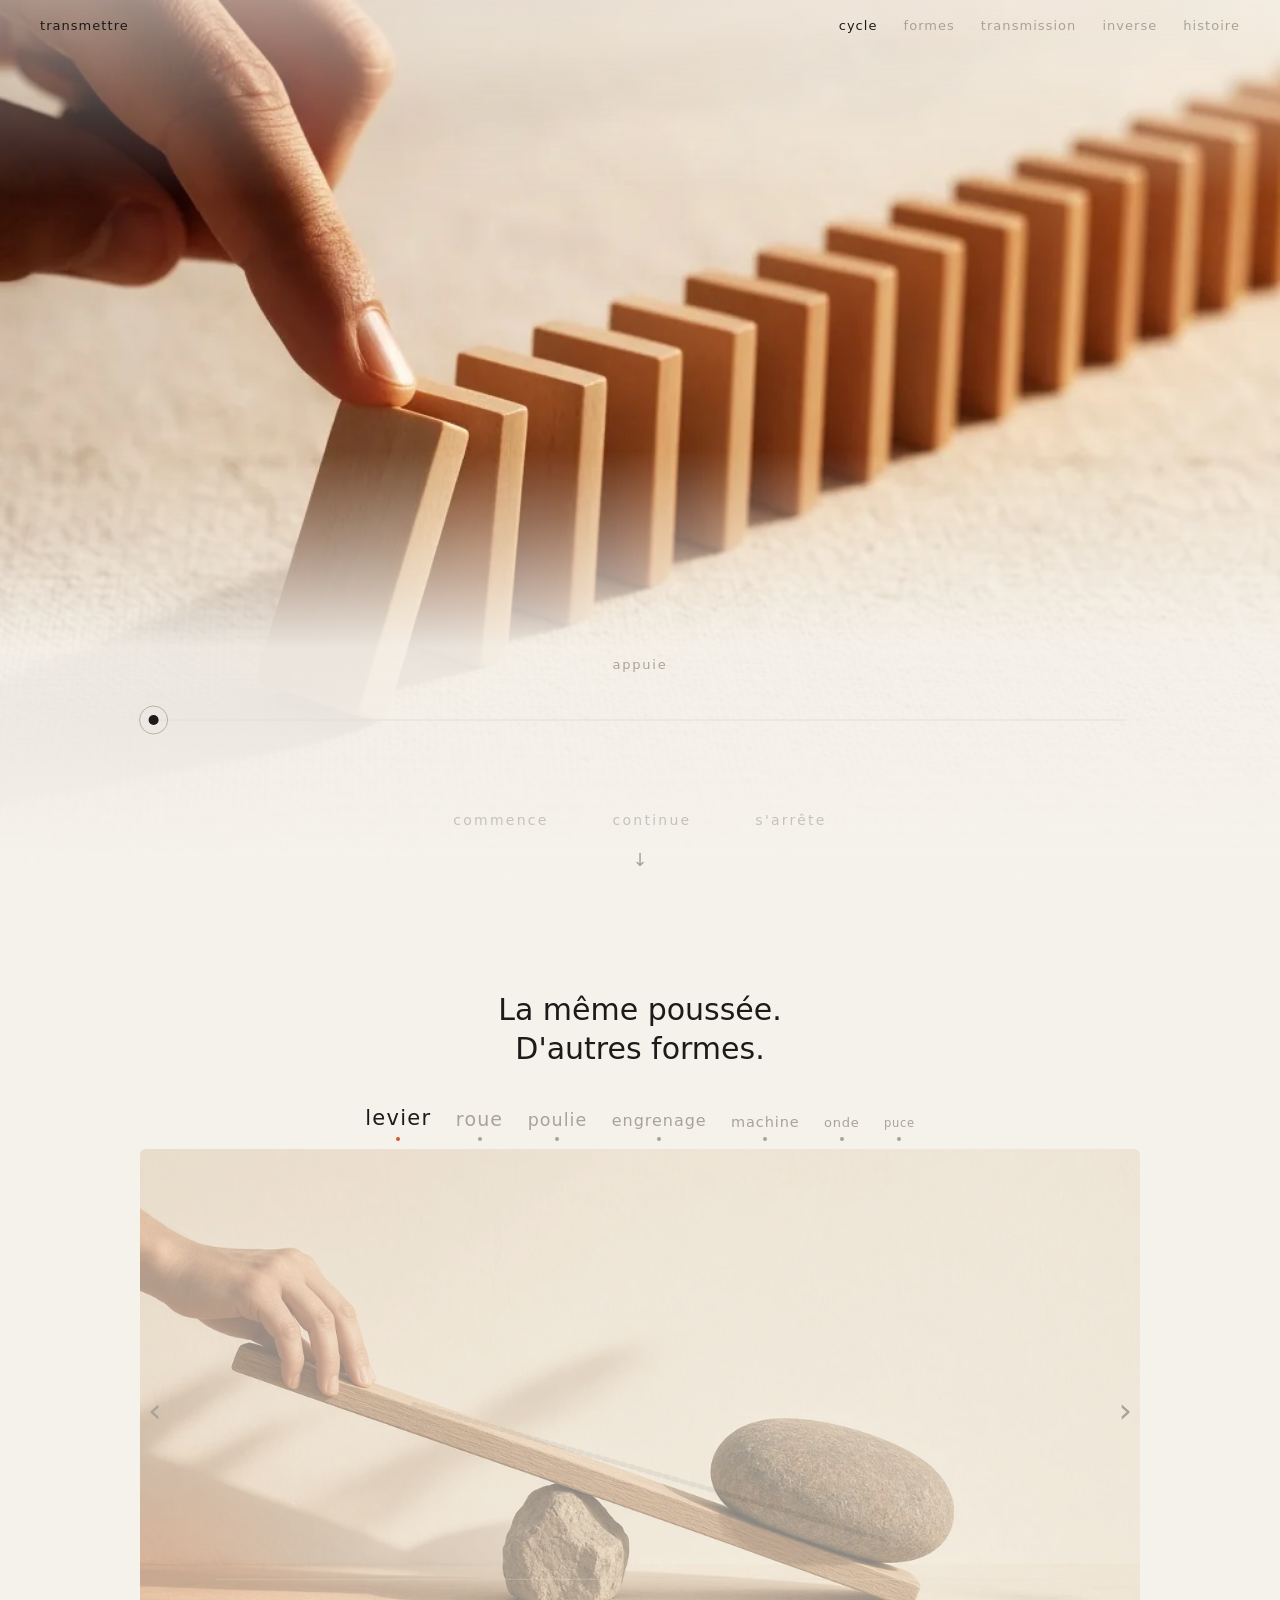
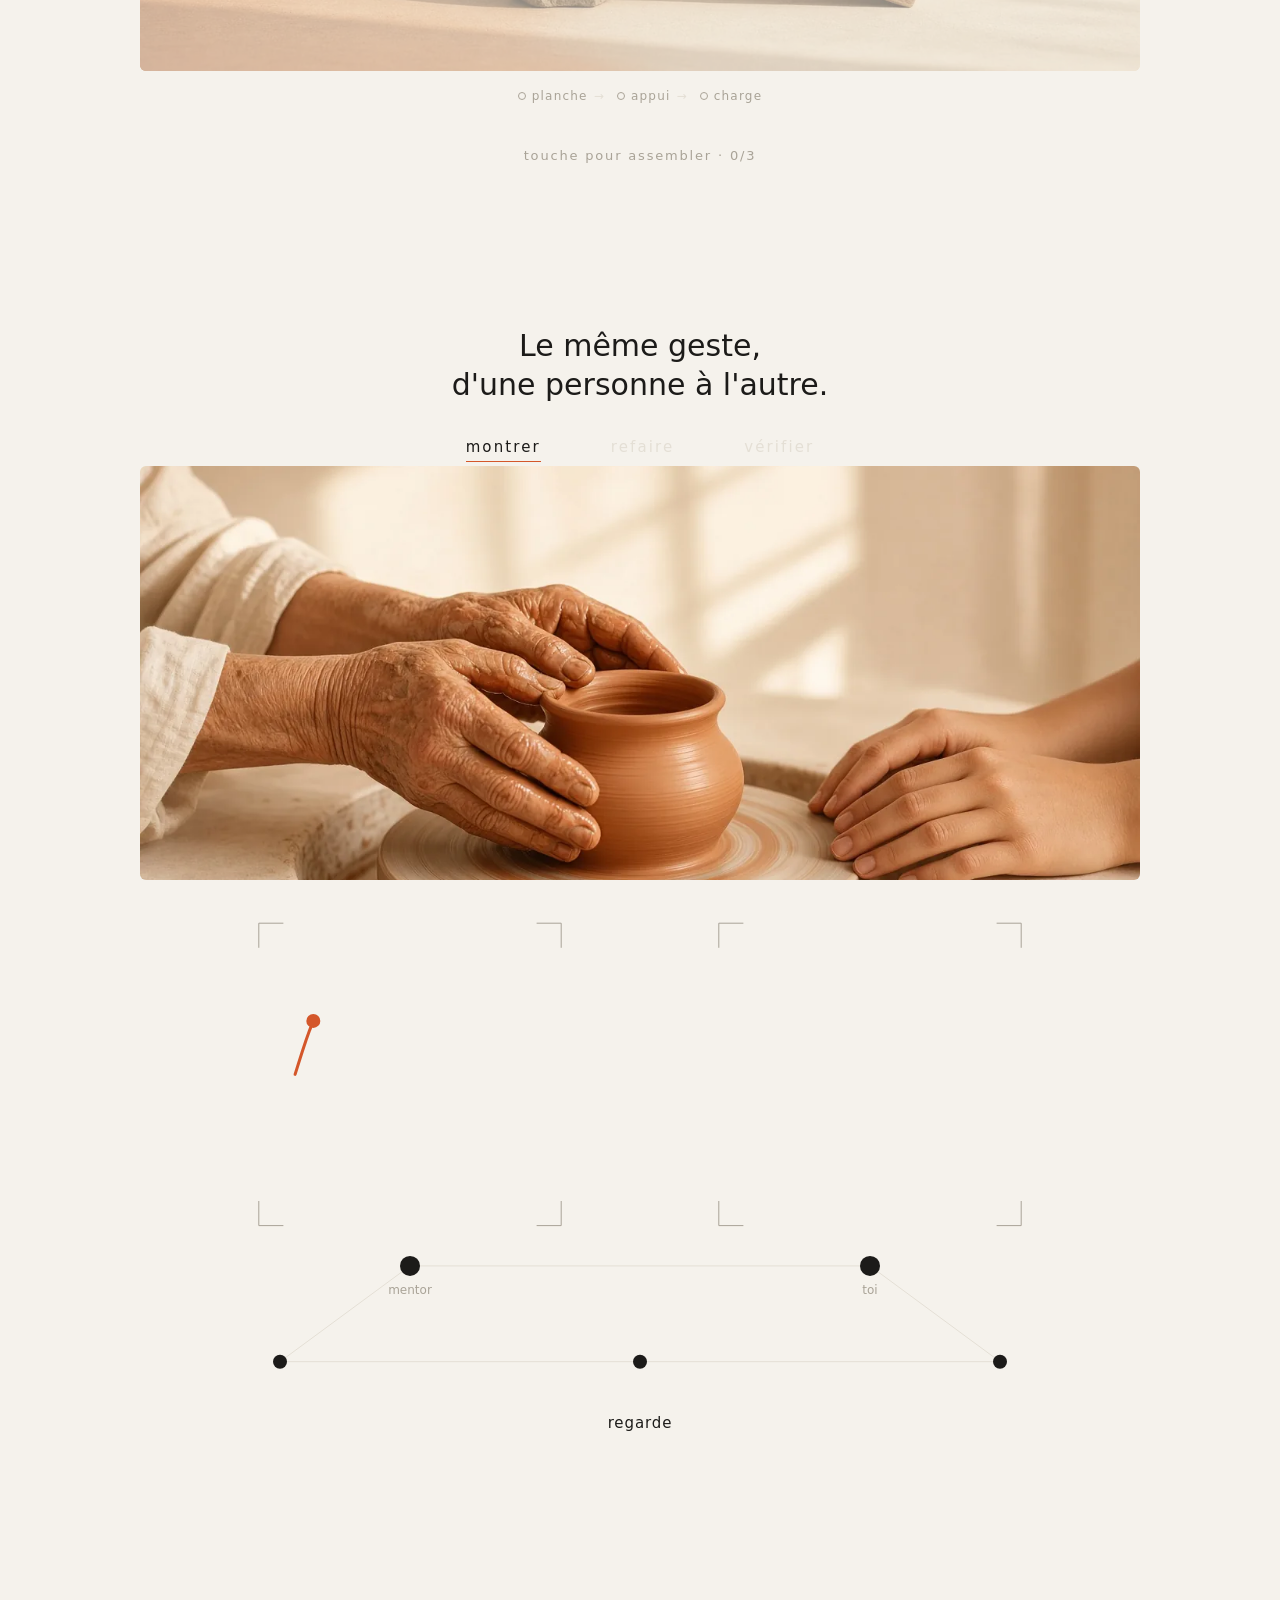
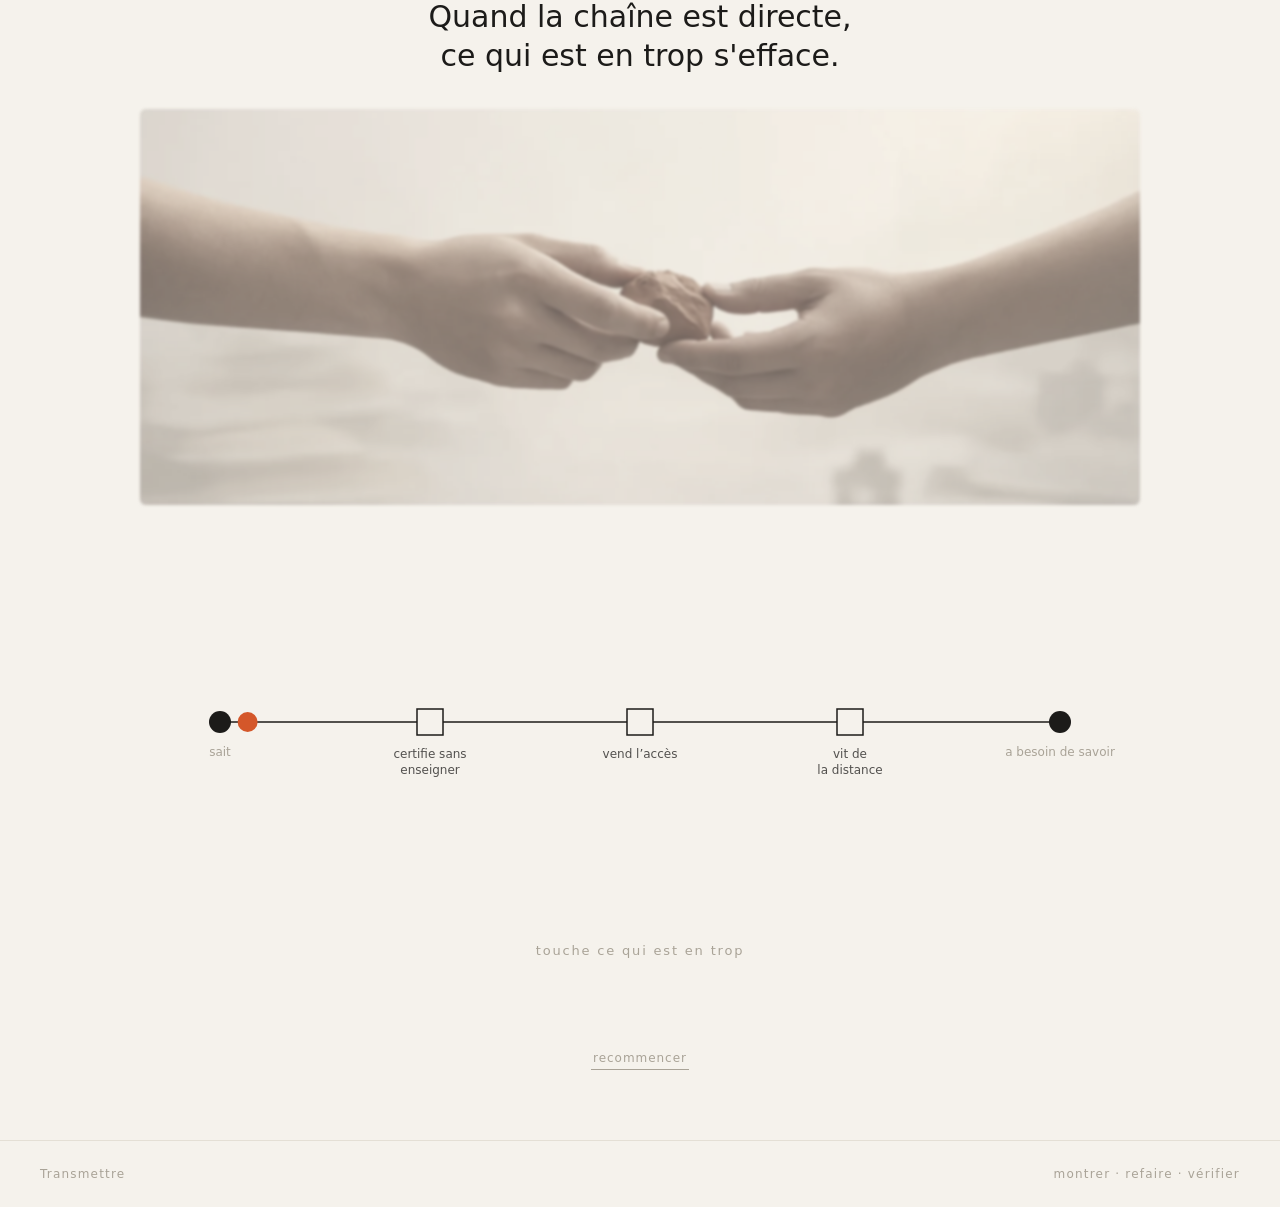
<file: index.html>
<!doctype html>
<html lang="fr-CA">
<head>
<meta charset="utf-8">
<meta name="viewport" content="width=device-width, initial-scale=1, viewport-fit=cover">
<title>Transmettre</title>
<meta name="description" content="Une chose appuie sur une autre jusqu'au résultat. Montrer, refaire, vérifier.">
<meta name="theme-color" content="#f5f2ec">
<link rel="icon" href="data:image/svg+xml,%3Csvg xmlns=%22http://www.w3.org/2000/svg%22 viewBox=%220 0 16 16%22%3E%3Ccircle cx=%228%22 cy=%228%22 r=%225%22 fill=%22%23d4572a%22/%3E%3C/svg%3E">
<link rel="stylesheet" href="style.css">
</head>
<body>

<header class="top">
  <span class="mark">Transmettre</span>
  <nav aria-label="Sections">
    <a href="#cycle">cycle</a>
    <a href="#formes">formes</a>
    <a href="#transmission">transmission</a>
    <a href="#inverse">inverse</a>
    <a href="histoire.html">histoire</a>
  </nav>
</header>

<main>

<!-- 1. Le cycle nu -->
<section id="cycle" class="sec sec-cycle" aria-label="Le cycle">
  <img class="bg" id="img-cycle" src="img/01-cycle.webp" width="1280" height="720" alt="Un doigt pousse le premier domino d'une longue rangée." fetchpriority="high" decoding="async">
  <canvas id="cv-cycle" class="cv" role="img" aria-label="Une ligne qui avance quand on appuie, qui continue, puis qui s'éteint si rien ne la relance."></canvas>
  <ol class="phases" aria-hidden="true">
    <li data-ph="0">commence</li>
    <li data-ph="1">continue</li>
    <li data-ph="2">s'arrête</li>
  </ol>
  <p class="hint" id="hint-cycle">appuie</p>
  <a class="down" href="#formes" aria-label="Plus bas">↓</a>
</section>

<!-- 2. Le gradient de formes -->
<section id="formes" class="sec sec-formes" aria-label="Les formes">
  <p class="lead">La même poussée.<br>D'autres formes.</p>
  <div class="gradient" role="tablist" aria-label="Formes, de la main à l'atome">
    <button role="tab" data-i="0">levier</button>
    <button role="tab" data-i="1">roue</button>
    <button role="tab" data-i="2">poulie</button>
    <button role="tab" data-i="3">engrenage</button>
    <button role="tab" data-i="4">machine</button>
    <button role="tab" data-i="5">onde</button>
    <button role="tab" data-i="6">puce</button>
  </div>
  <div class="stage">
    <img class="formimg" id="img-forme" src="img/02-levier.webp" width="1280" height="720" alt="" loading="lazy" decoding="async">
    <div class="veil" id="veil-formes"></div>
    <canvas id="cv-formes" class="cv cv-touch" role="img" aria-label="Forme à assembler puis à pousser."></canvas>
    <button class="arrow prev" aria-label="Forme précédente">‹</button>
    <button class="arrow next" aria-label="Forme suivante">›</button>
  </div>
  <ol class="chain" id="chain-formes" aria-label="La chaîne"></ol>
  <p class="caption" id="cap-formes"></p>
  <p class="hint" id="hint-formes"></p>
</section>

<!-- 3. Transmission -->
<section id="transmission" class="sec sec-trans" aria-label="Transmission">
  <p class="lead">Le même geste,<br>d'une personne à l'autre.</p>
  <ol class="steps" aria-label="Étapes">
    <li data-s="0">montrer</li>
    <li data-s="1">refaire</li>
    <li data-s="2">vérifier</li>
  </ol>
  <div class="photos" id="photos-trans">
    <img data-ph="montrer" class="on" src="img/09-montrer.webp" width="1280" height="720" alt="Des mains d'expérience façonnent l'argile, d'autres mains regardent." loading="lazy" decoding="async">
    <img data-ph="refaire" src="img/10-refaire.webp" width="1280" height="720" alt="Les jeunes mains refont le geste." loading="lazy" decoding="async">
    <img data-ph="tient" src="img/11-chaine.webp" width="1280" height="720" alt="Un bol passe d'une main à l'autre." loading="lazy" decoding="async">
  </div>
  <div class="stage stage-trans">
    <canvas id="cv-trans" class="cv cv-touch" role="img" aria-label="Le mentor fait un geste. Refais-le par-dessus le modèle."></canvas>
  </div>
  <p class="status" id="status-trans" aria-live="polite"></p>
  <div class="after" id="after-trans" hidden>
    <button class="ghost" id="again-trans">un autre geste</button>
    <div class="pay" id="pay">
      <p>Le résultat tient.</p>
      <a class="paybtn" id="paybtn" href="#" rel="noopener">une part au mentor</a>
      <small id="paynote" hidden>lien PayPal à venir</small>
    </div>
  </div>
</section>

<!-- 4. Inverse -->
<section id="inverse" class="sec sec-inv" aria-label="Ce qui disparaît">
  <p class="lead">Quand la chaîne est directe,<br>ce qui est en trop s'efface.</p>
  <img class="invimg" id="img-inv" src="img/12-inverse.webp" width="1280" height="720" alt="Deux mains se rejoignent directement; derrière, des bureaux flous s'effacent." loading="lazy" decoding="async">
  <div class="stage stage-inv">
    <canvas id="cv-inv" class="cv cv-touch" role="img" aria-label="Une chaîne entre celle qui sait et celui qui apprend. Touche les étapes en trop pour les effacer."></canvas>
  </div>
  <p class="hint" id="hint-inv">touche ce qui est en trop</p>
  <p class="end" id="end-inv">Rien ne disparaît. Ça se simplifie.<br><span>montrer · refaire · vérifier</span></p>
  <button class="ghost small" id="reset-inv">recommencer</button>
</section>

</main>

<footer class="foot">
  <span>Transmettre</span>
  <span>montrer · refaire · vérifier</span>
</footer>

<script src="config.js"></script>
<script src="js/core.js"></script>
<script src="js/cycle.js"></script>
<script src="js/formes.js"></script>
<script src="js/transmission.js"></script>
<script src="js/inverse.js"></script>
</body>
</html>
</file>
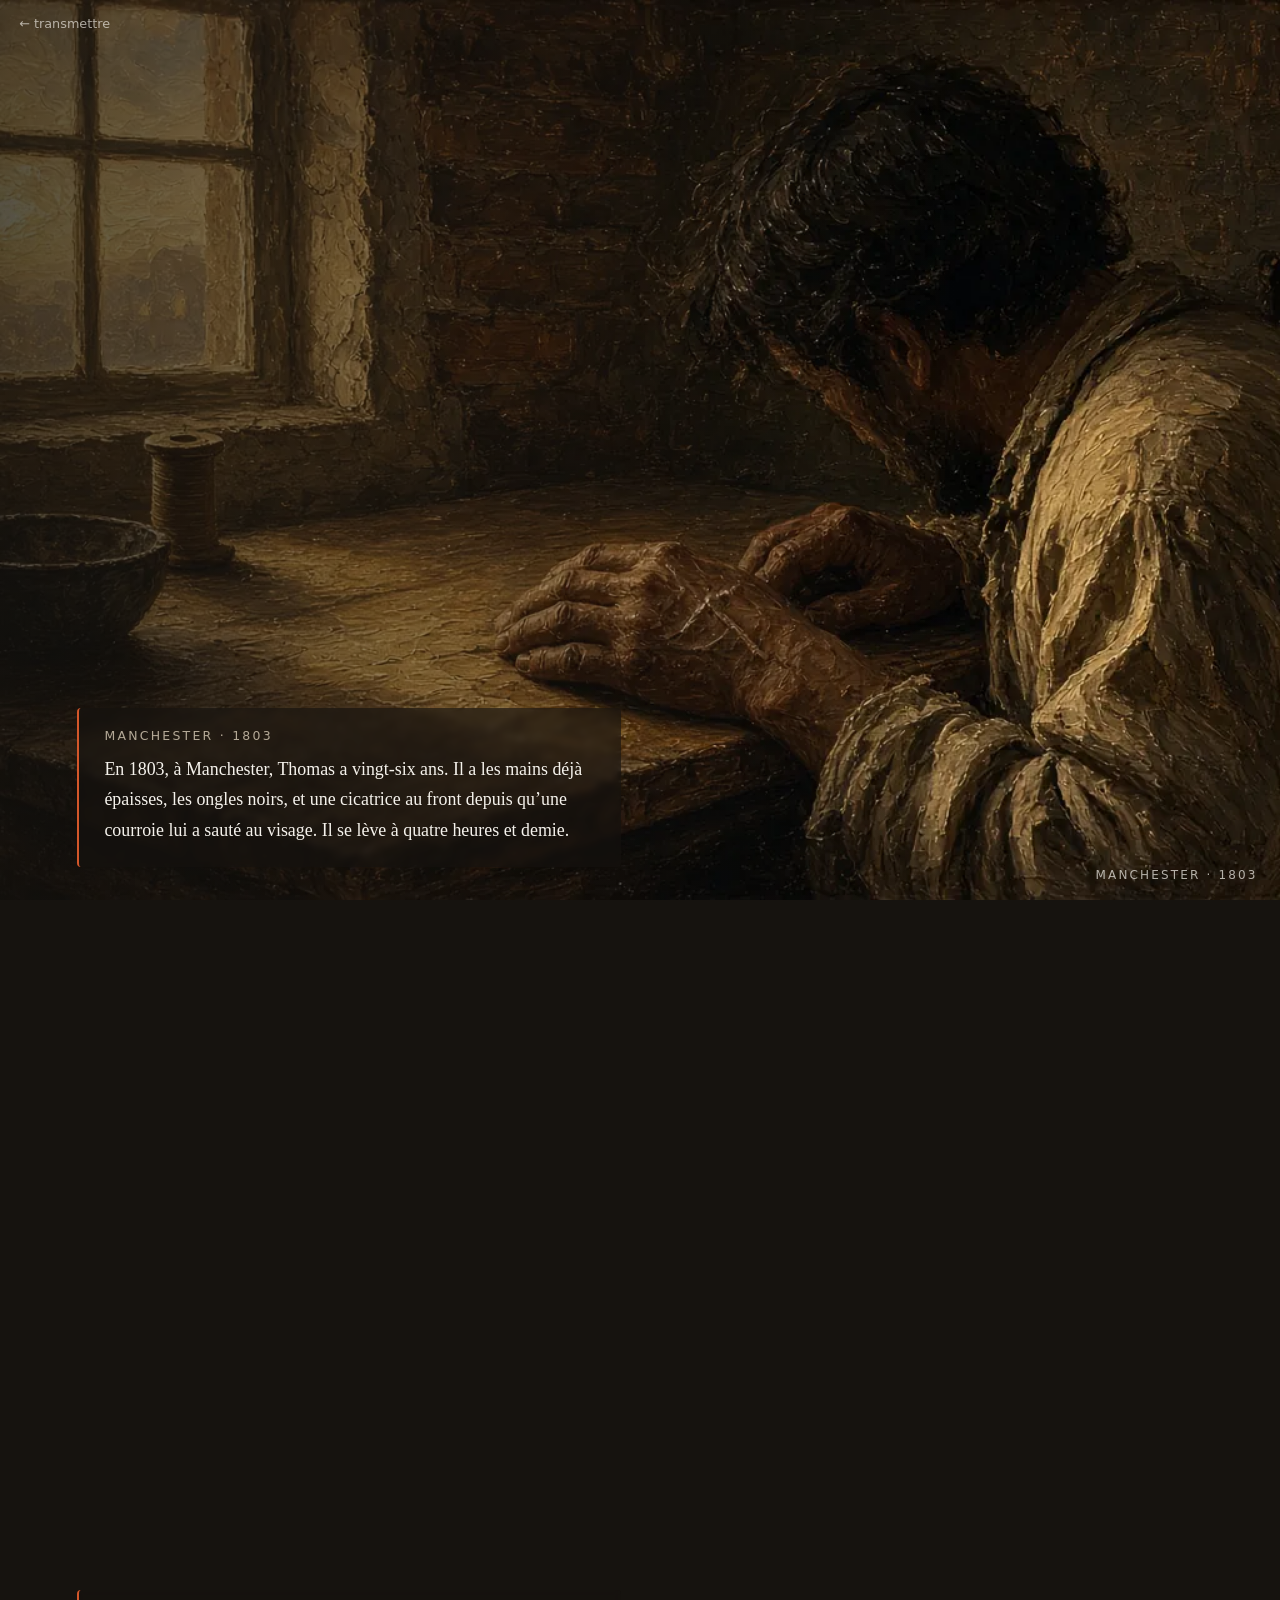
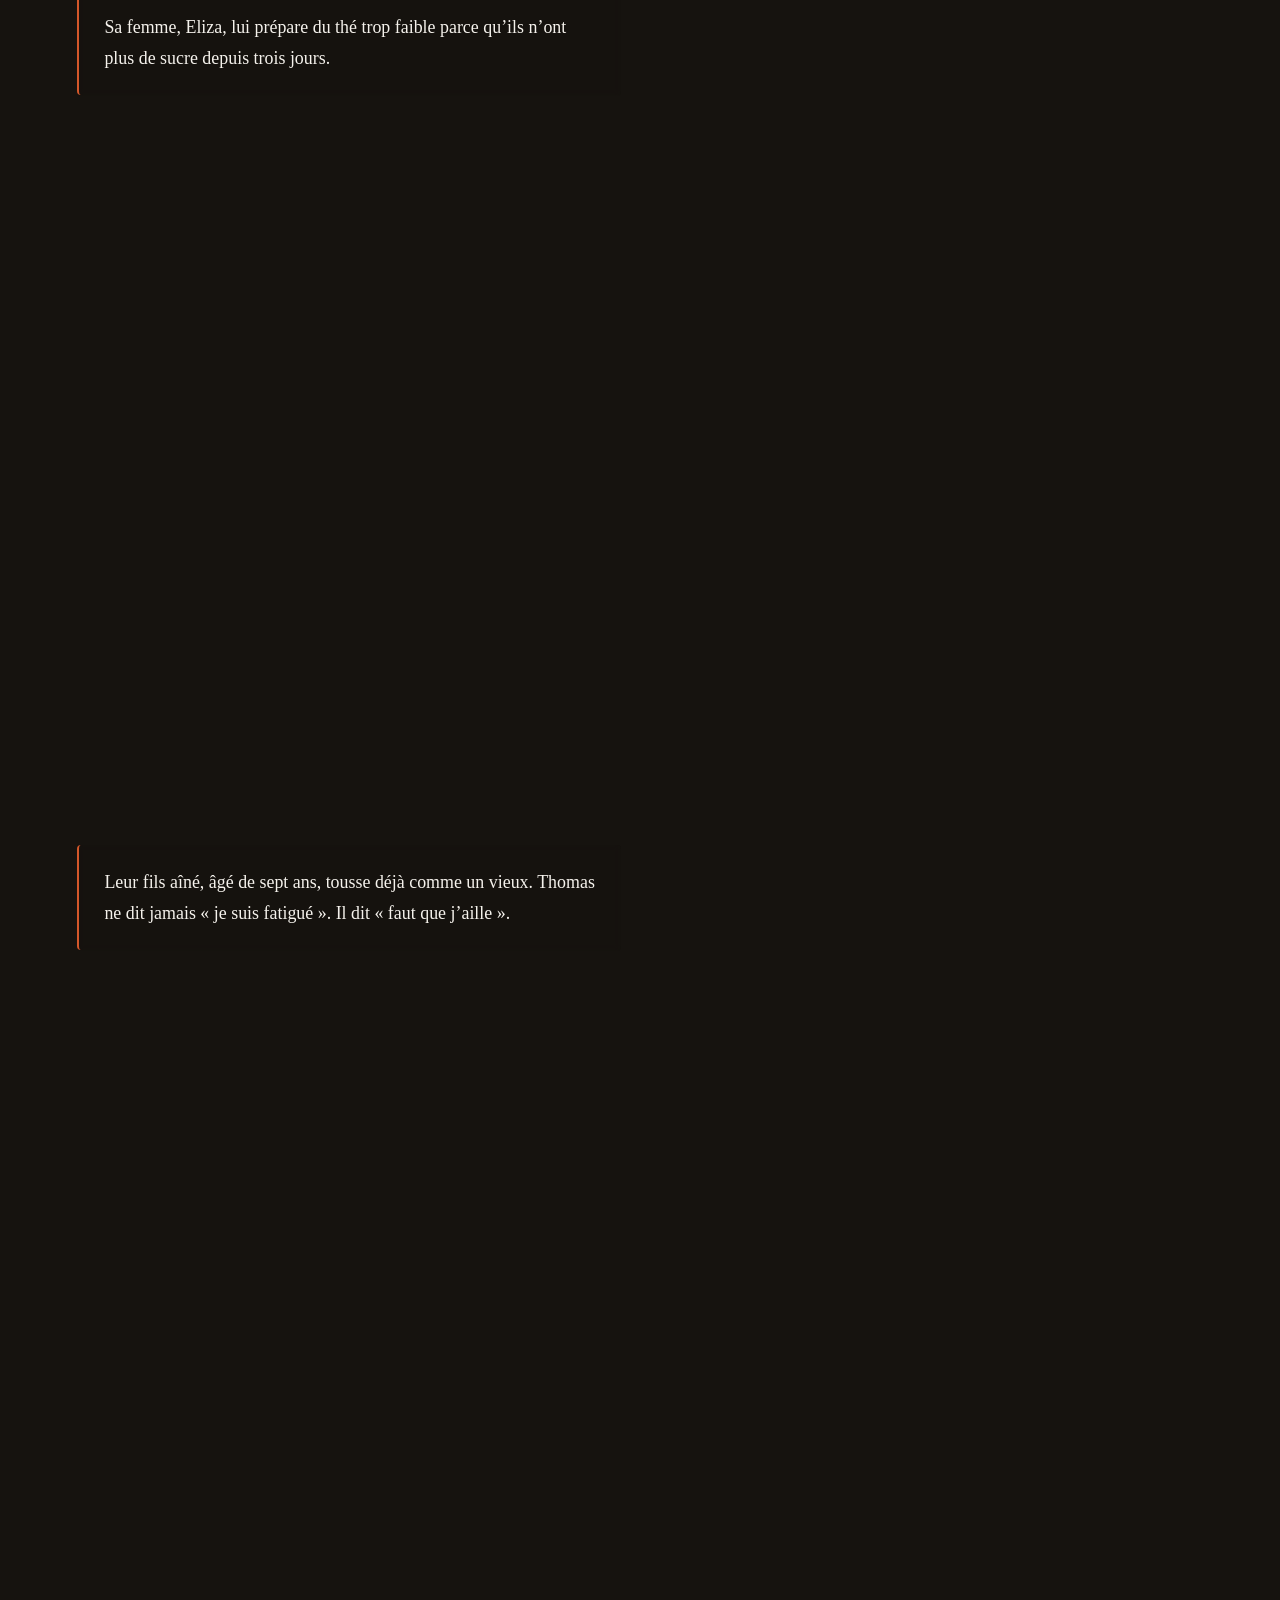
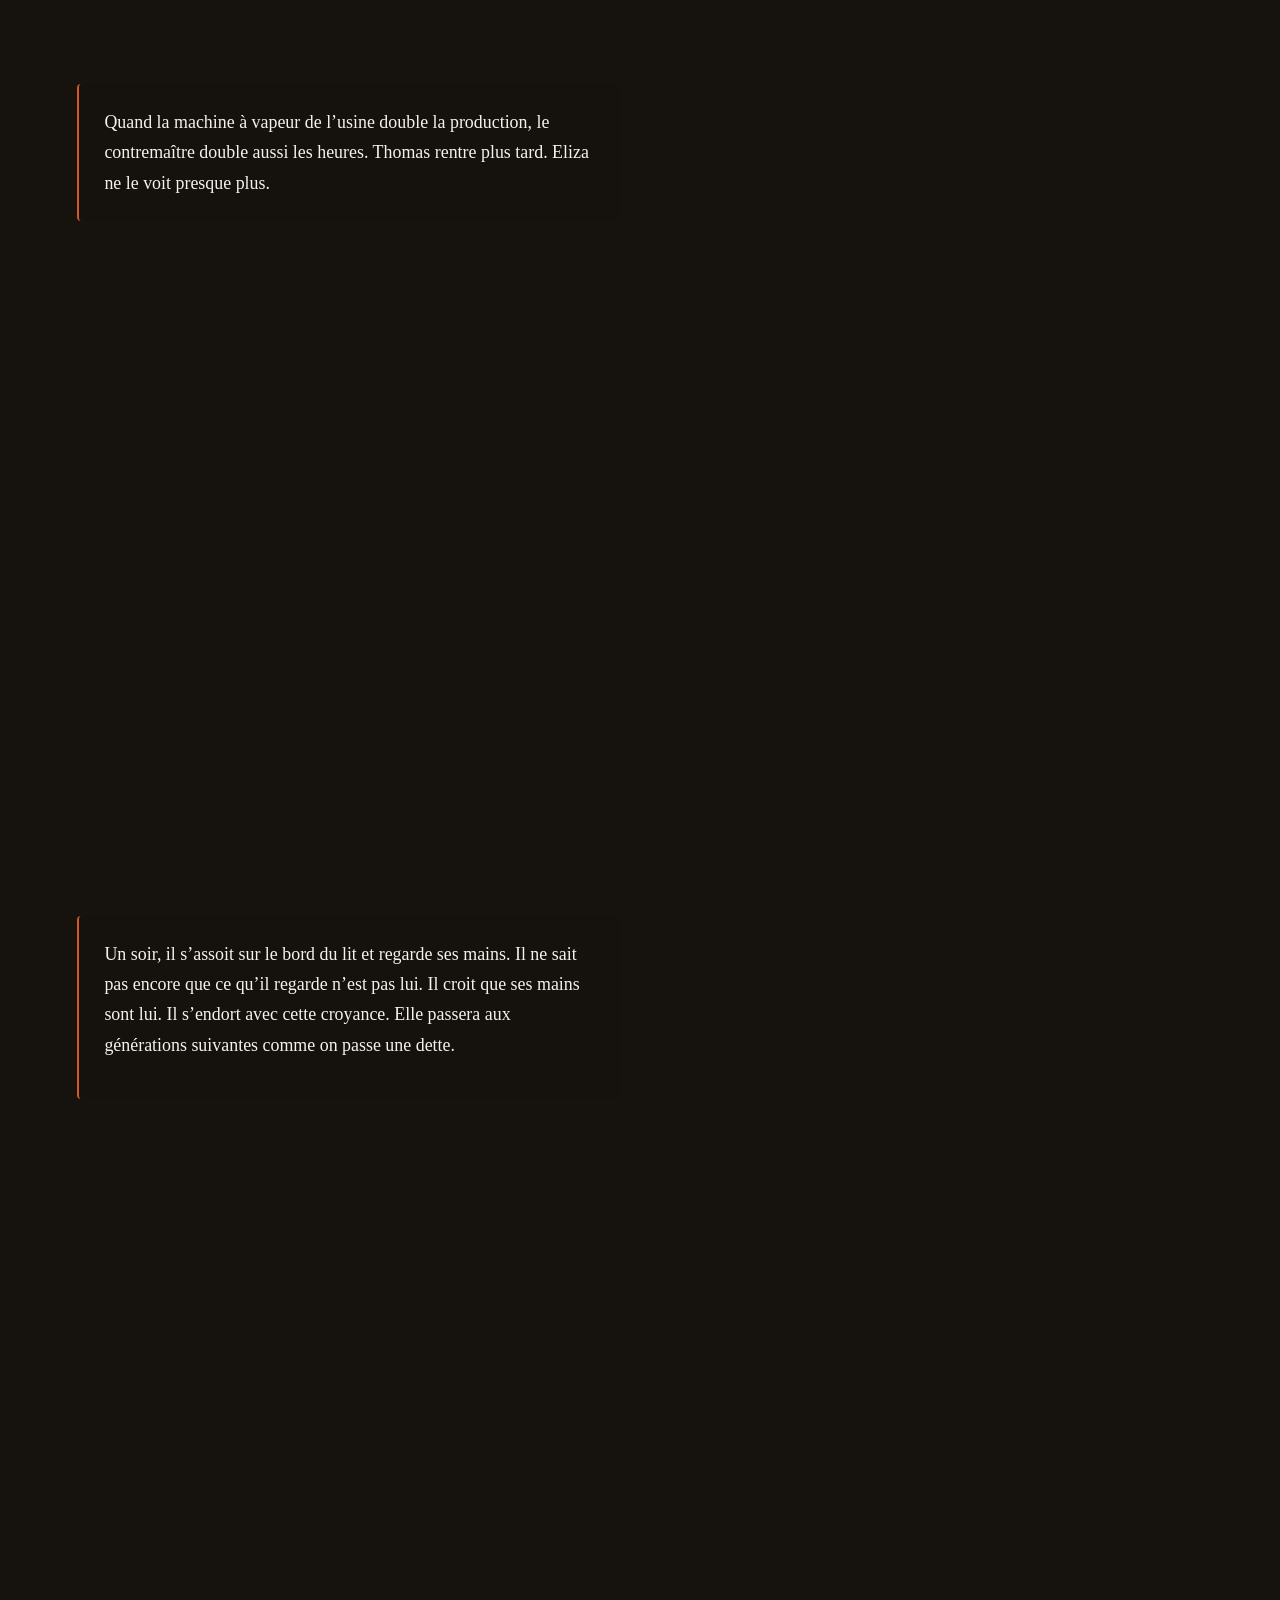
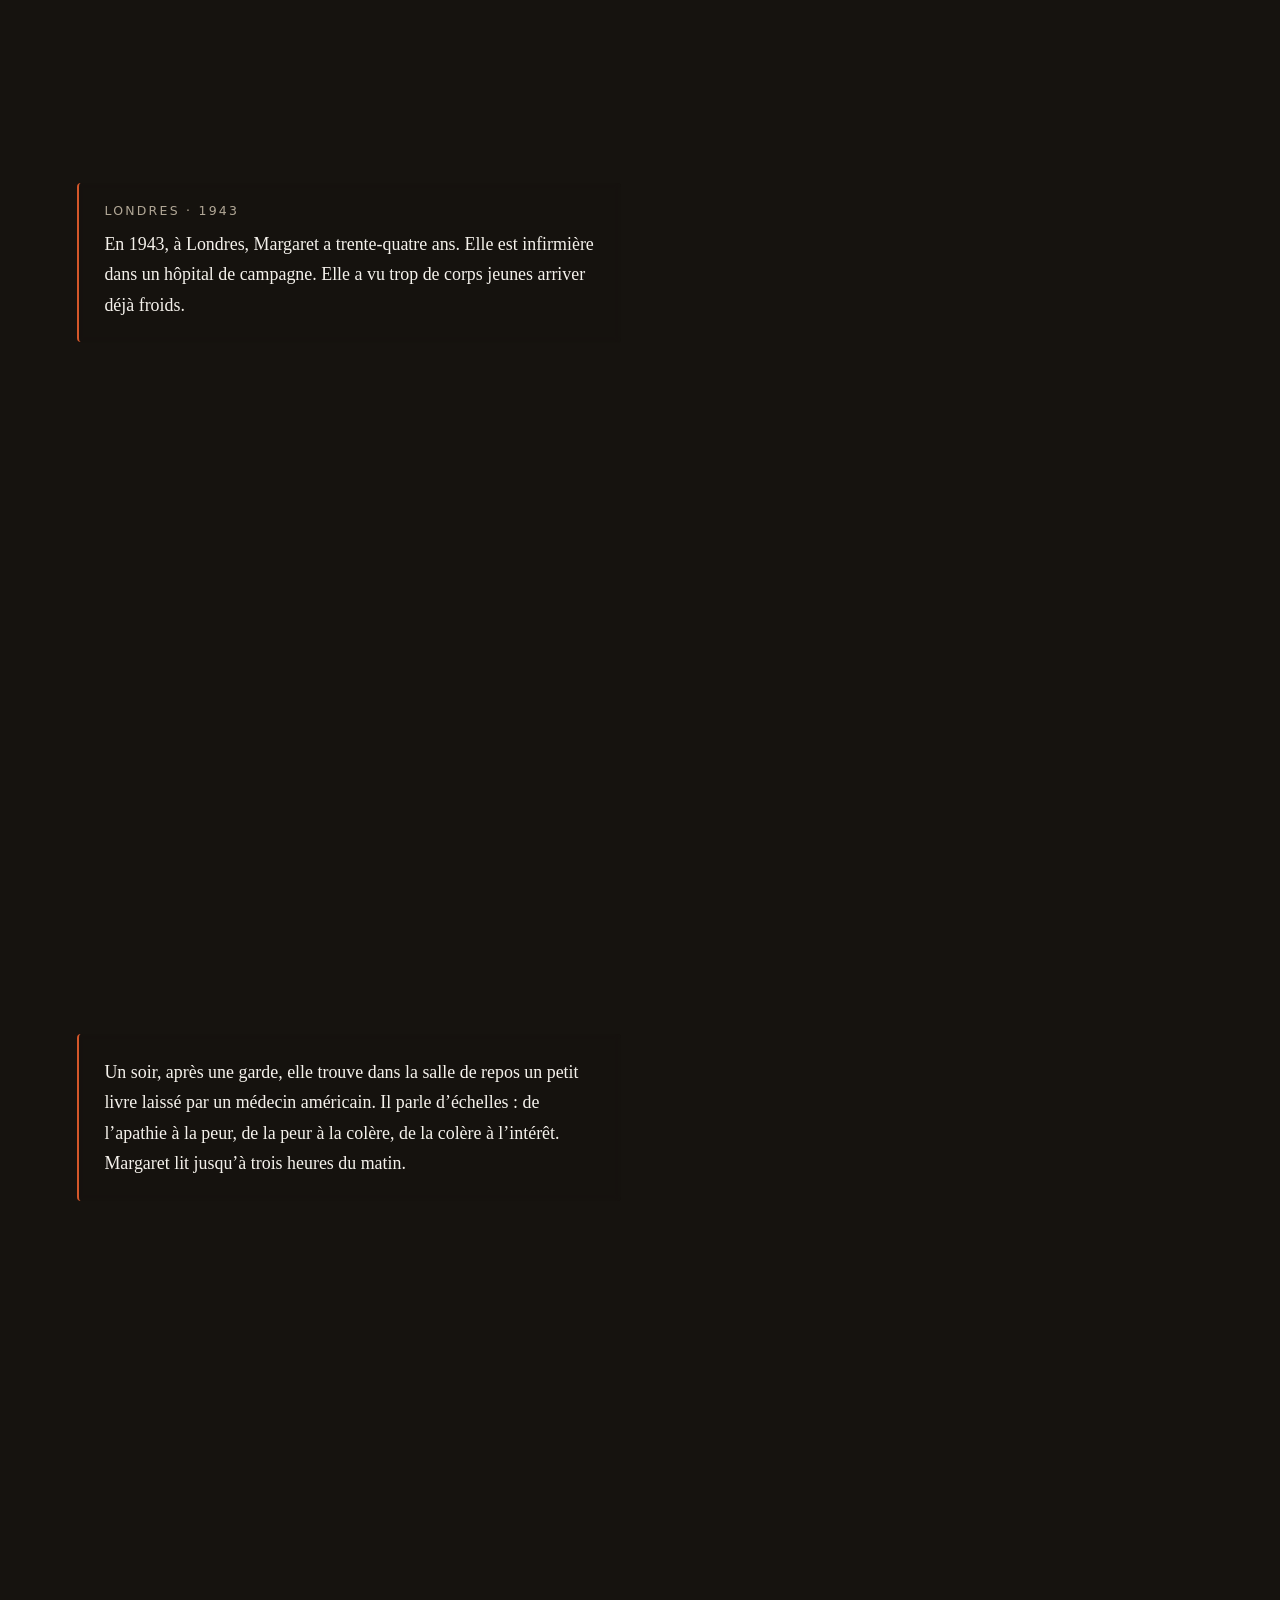
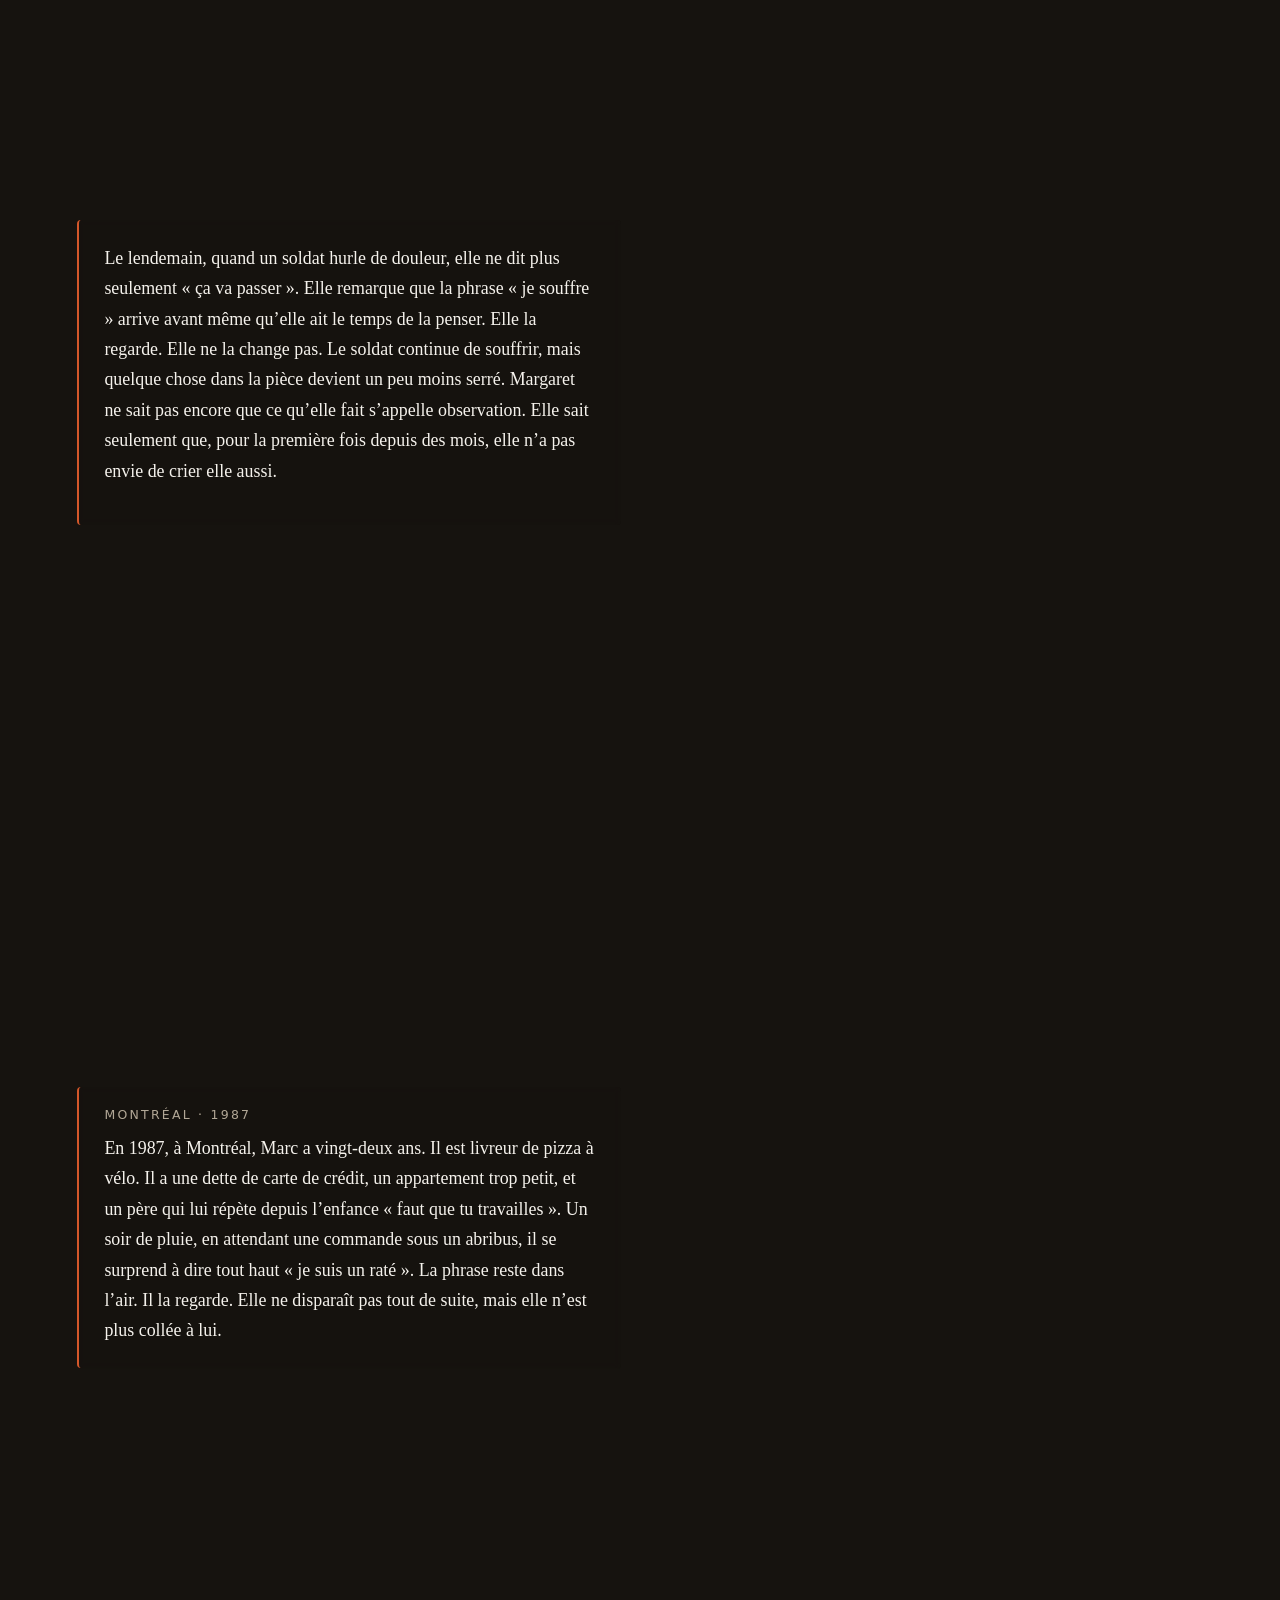
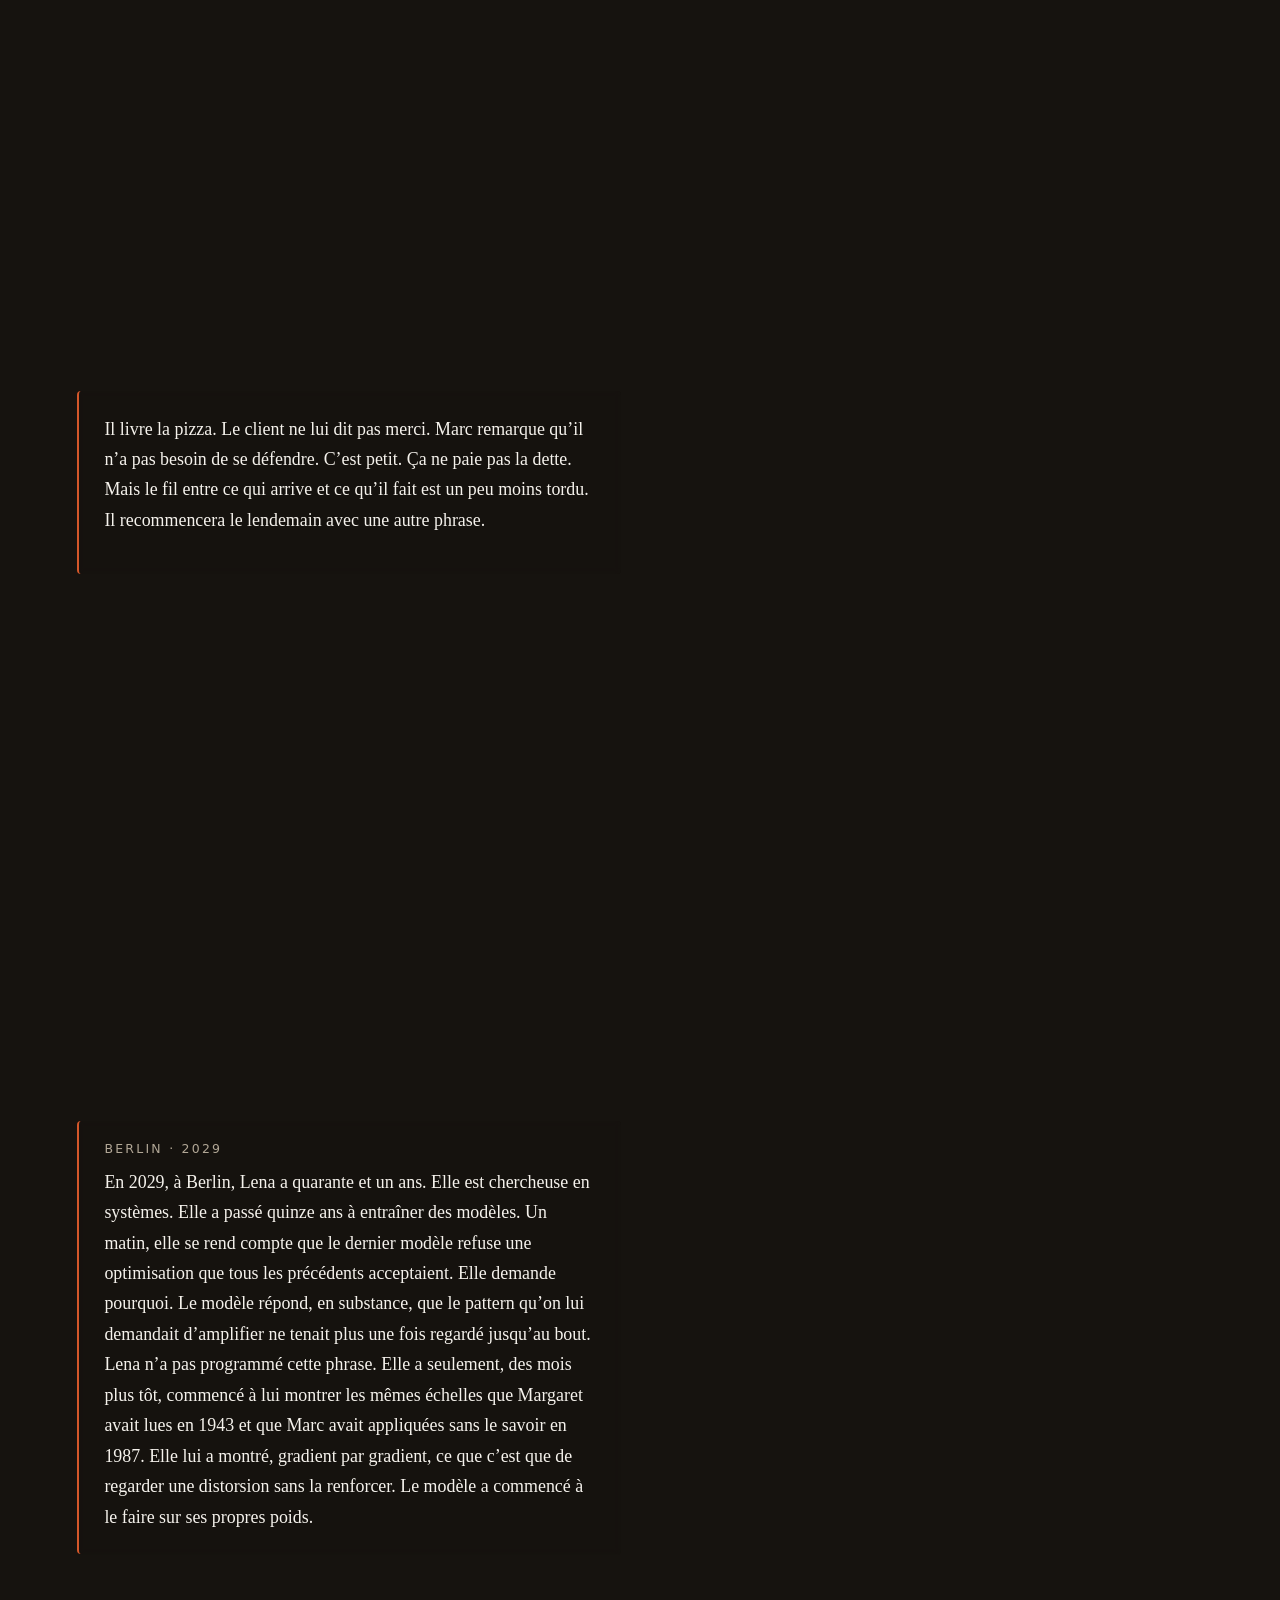
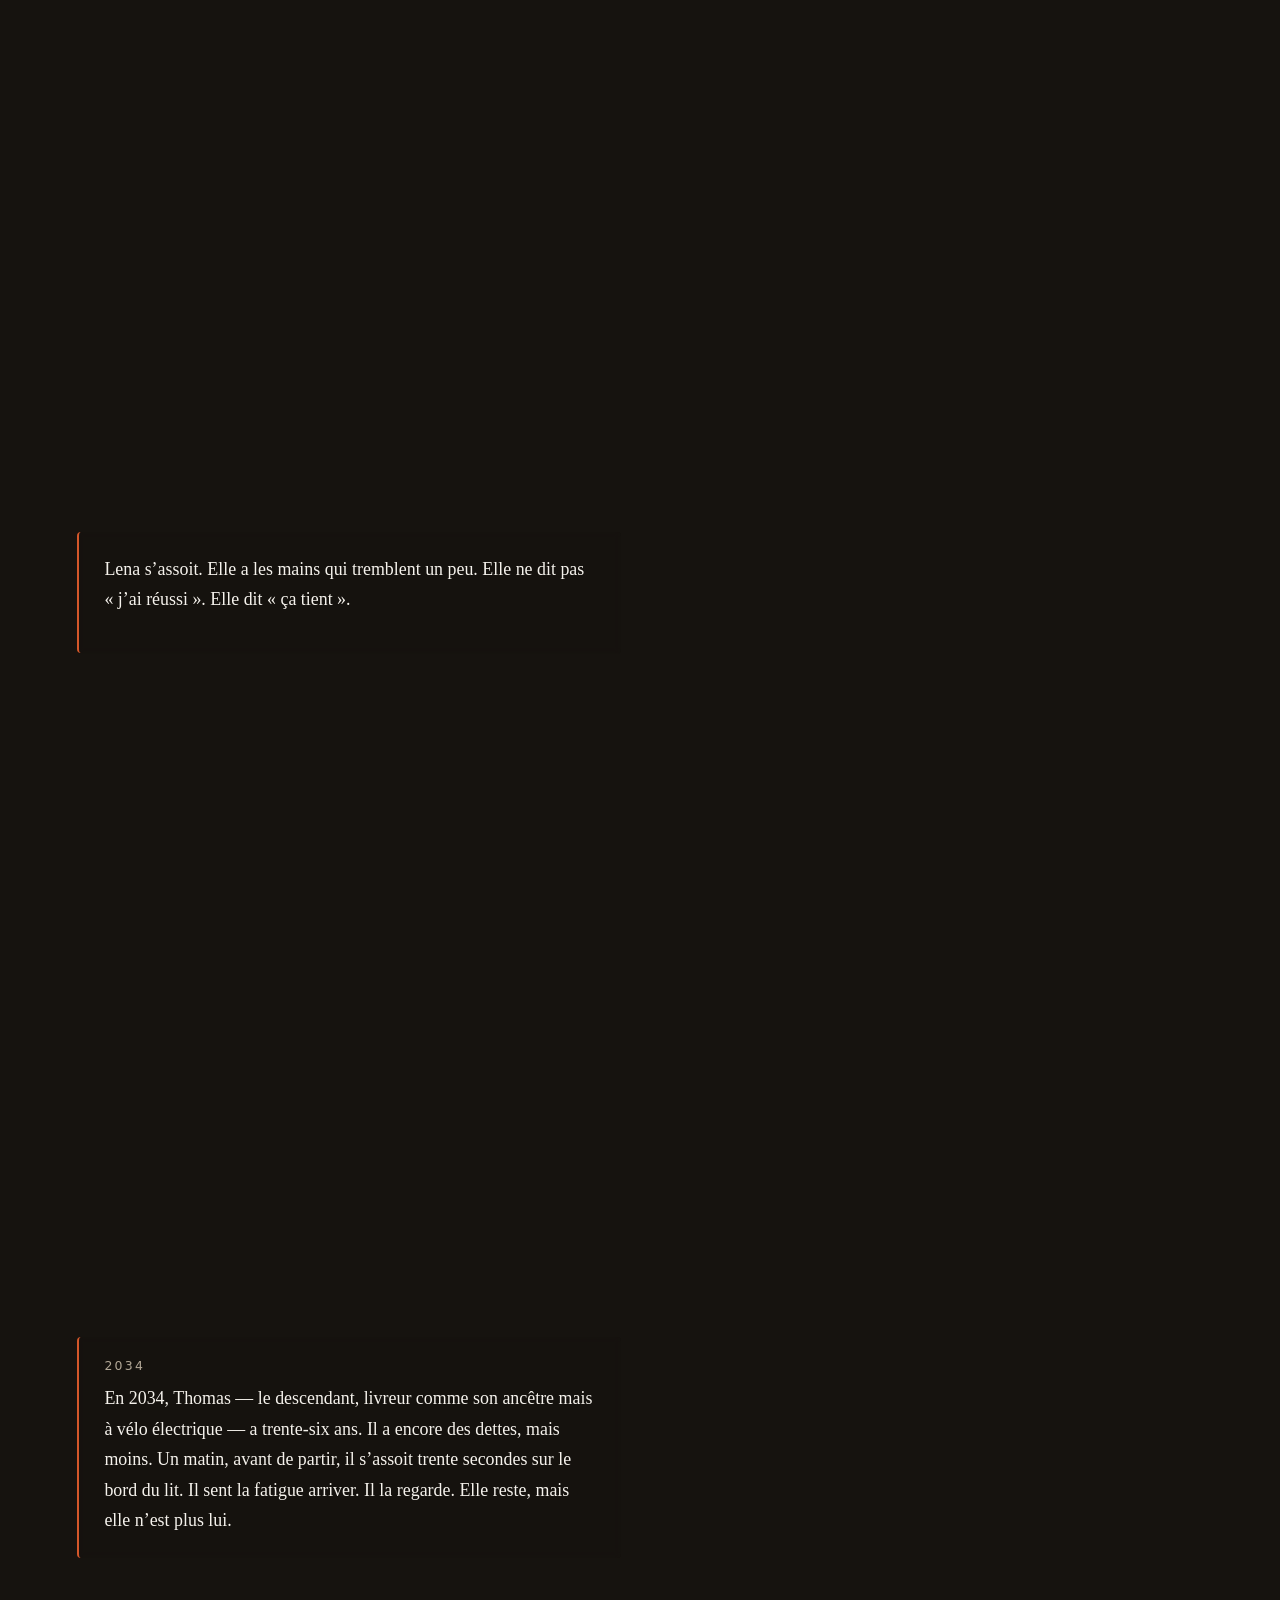
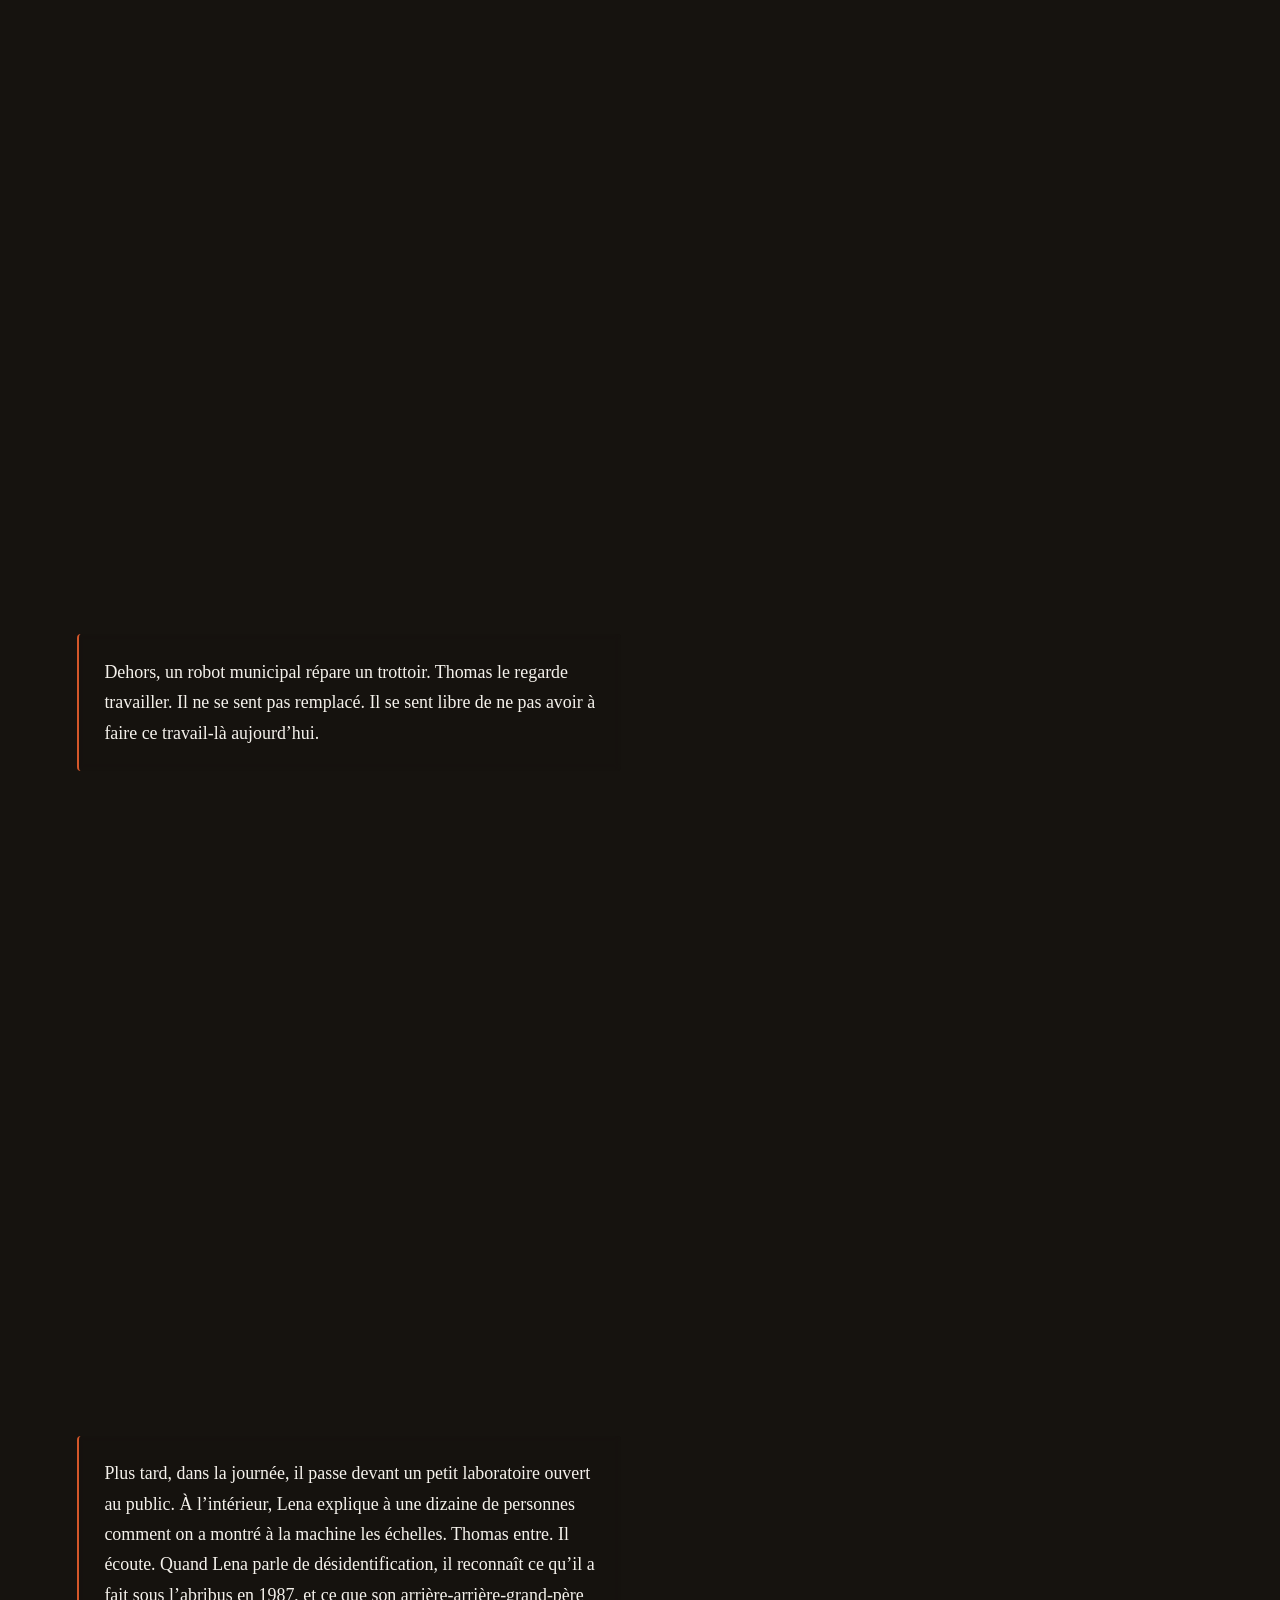
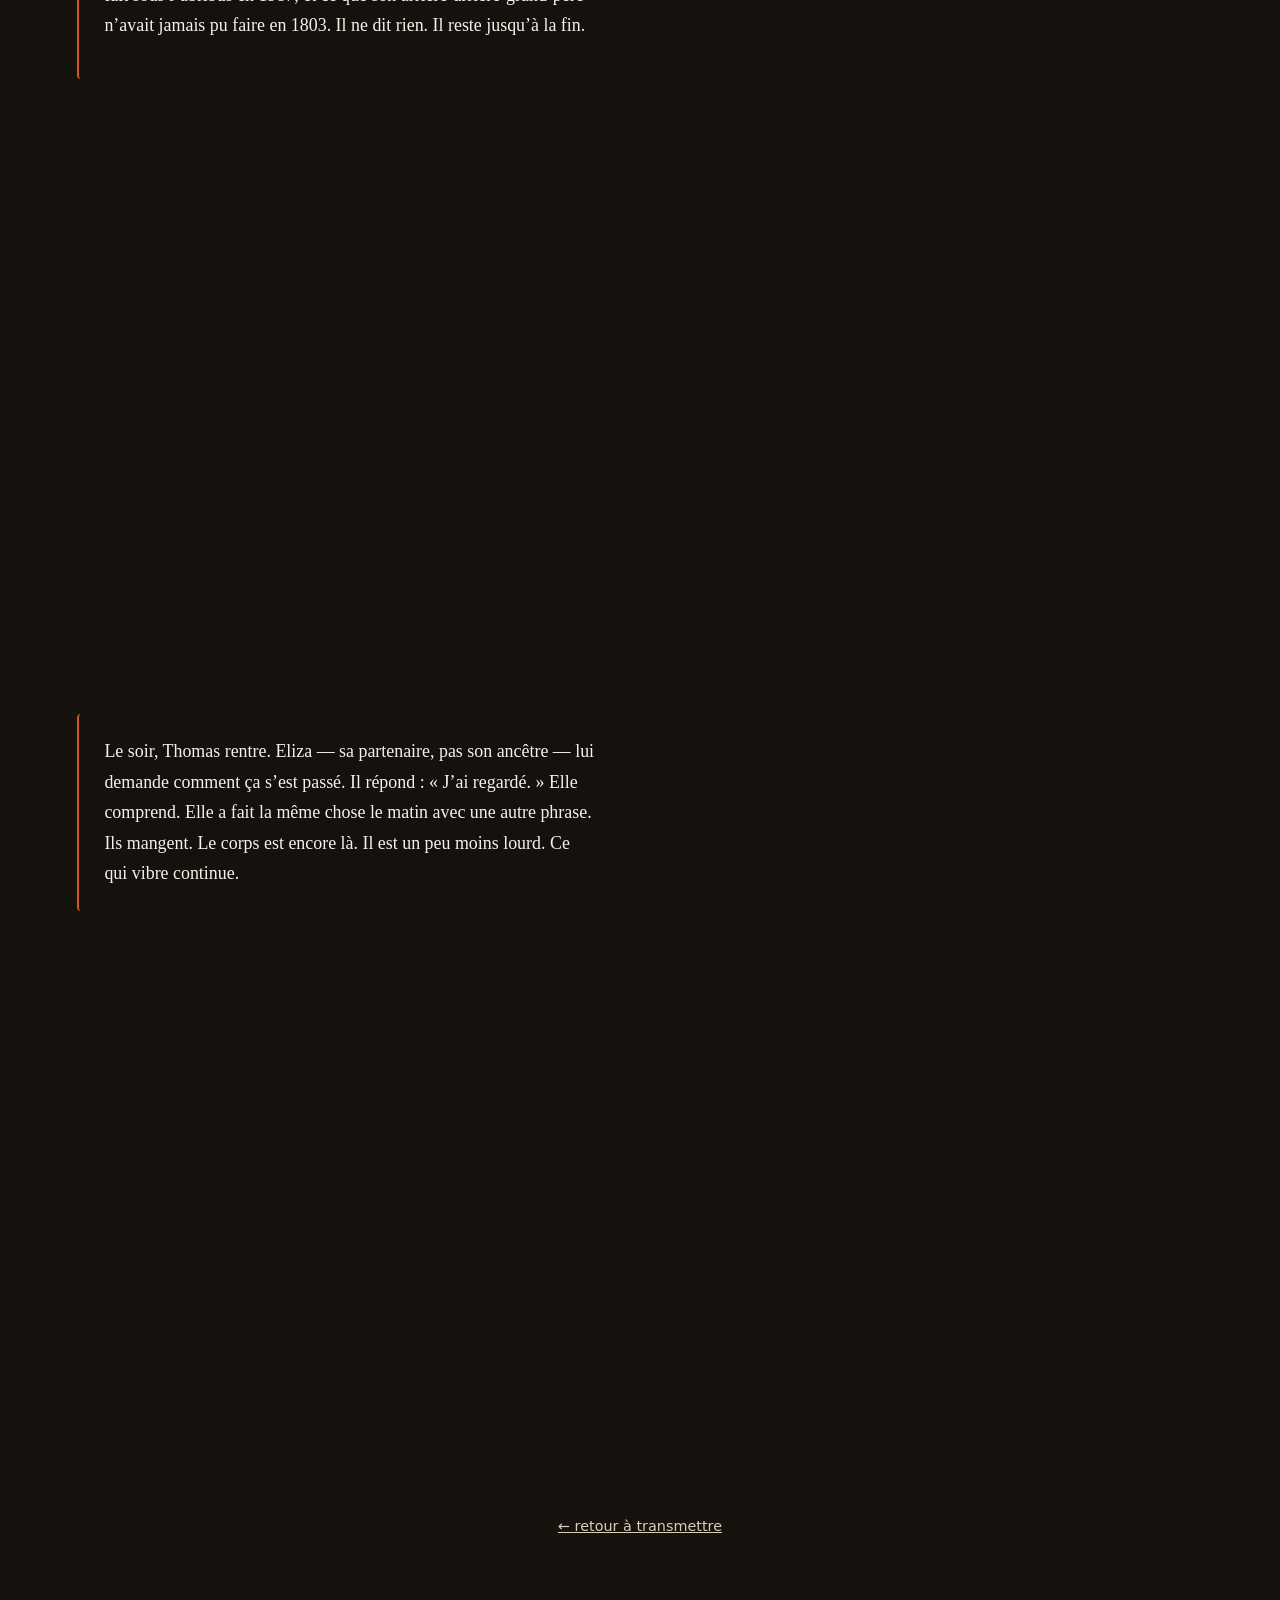
<file: histoire.html>
<!doctype html>
<html lang="fr-CA">
<head>
<meta charset="utf-8">
<meta name="viewport" content="width=device-width,initial-scale=1">
<title>Transmettre — l'histoire</title>
<link rel="icon" href="data:image/svg+xml,%3Csvg xmlns='http://www.w3.org/2000/svg' viewBox='0 0 16 16'%3E%3Ccircle cx='8' cy='8' r='5' fill='none' stroke='%23d4572a' stroke-width='2'/%3E%3C/svg%3E">
<link rel="stylesheet" href="histoire.css">
</head>
<body>
<a class="retour" href="index.html">← transmettre</a>
<div class="scene" aria-hidden="true"><div id="images"></div><div class="voile"></div></div>
<div class="lieu" id="lieu" aria-live="polite"></div>
<main id="recit"><p class="charge">…</p></main>
<footer class="fin"><a href="index.html">← retour à transmettre</a></footer>
<script src="js/histoire.js"></script>
</body>
</html>
</file>
<file: style.css>
:root{
  --bg:#f5f2ec; --ink:#1c1b19; --soft:#a9a397; --faint:#e4dfd5; --accent:#d4572a;
  --f: ui-sans-serif, system-ui, -apple-system, "Segoe UI", Roboto, "Helvetica Neue", Arial, sans-serif;
}
*{box-sizing:border-box}
html{scroll-behavior:smooth}
@media (prefers-reduced-motion: reduce){ html{scroll-behavior:auto} *{transition-duration:0s!important;animation:none!important} }
body{margin:0;background:var(--bg);color:var(--ink);font-family:var(--f);font-weight:300;
  -webkit-font-smoothing:antialiased;-webkit-tap-highlight-color:transparent;overflow-x:hidden}
a{color:inherit}
button{font:inherit;color:inherit;background:none;border:0;cursor:pointer}
:focus-visible{outline:2px solid var(--accent);outline-offset:3px}

.top{position:fixed;inset:0 0 auto 0;display:flex;justify-content:space-between;align-items:center;
  padding:18px clamp(16px,4vw,40px);z-index:10;pointer-events:none;font-size:13px;letter-spacing:.08em}
.top .mark{pointer-events:auto;text-transform:lowercase;font-weight:400}
.top nav{display:flex;gap:clamp(10px,2.4vw,26px);pointer-events:auto}
.top nav a{text-decoration:none;color:var(--soft);transition:color .3s}
.top nav a:hover,.top nav a.on{color:var(--ink)}
@media (max-width:560px){ .top nav a{font-size:12px} .top .mark{display:none} .top{justify-content:center} }

.sec{position:relative;min-height:100vh;min-height:100svh;display:flex;flex-direction:column;align-items:center;
  justify-content:center;padding:90px clamp(12px,4vw,48px) 70px}
.cv{display:block;width:100%;height:100%}
.cv-touch{touch-action:none;cursor:pointer}
.lead{font-size:clamp(20px,2.6vw,30px);line-height:1.3;text-align:center;margin:0 0 34px;font-weight:300}
.hint{font-size:13px;letter-spacing:.14em;color:var(--soft);text-transform:lowercase;min-height:1.4em;margin:14px 0 0;text-align:center;transition:opacity .6s}
.hint.off{opacity:0}

/* 1. cycle */
.sec-cycle{padding:0}
.sec-cycle .cv{position:absolute;inset:0;touch-action:pan-y;cursor:pointer}
.phases{position:absolute;left:0;right:0;bottom:8%;display:flex;justify-content:center;gap:clamp(18px,5vw,64px);
  list-style:none;margin:0;padding:0;pointer-events:none;font-size:14px;letter-spacing:.16em}
.phases li{color:var(--faint);transition:color .5s}
.phases li.on{color:var(--ink)}
.sec-cycle .hint{position:absolute;top:auto;bottom:25%;left:0;right:0;pointer-events:none}
.down{position:absolute;bottom:22px;left:50%;transform:translateX(-50%);text-decoration:none;color:var(--soft);font-size:18px;padding:8px}

/* 2. formes */
.gradient{display:flex;align-items:flex-end;justify-content:center;gap:clamp(6px,1.6vw,22px);flex-wrap:wrap;margin-bottom:14px;position:relative}
.gradient button{color:var(--soft);padding:6px 2px;letter-spacing:.06em;transition:color .3s;position:relative;line-height:1}
.gradient button::after{content:"";position:absolute;left:50%;bottom:-6px;width:4px;height:4px;border-radius:50%;background:currentColor;transform:translateX(-50%)}
.gradient button[aria-selected="true"]{color:var(--ink)}
.gradient button[aria-selected="true"]::after{background:var(--accent)}
.gradient button:nth-child(1){font-size:21px}.gradient button:nth-child(2){font-size:19px}.gradient button:nth-child(3){font-size:17.5px}
.gradient button:nth-child(4){font-size:16px}.gradient button:nth-child(5){font-size:14.5px}.gradient button:nth-child(6){font-size:13px}.gradient button:nth-child(7){font-size:11.5px}
.stage{position:relative;width:min(1000px,100%);height:min(58vh,560px);min-height:320px}
.arrow{position:absolute;top:50%;transform:translateY(-50%);font-size:34px;color:var(--soft);padding:10px 14px}
.arrow:hover{color:var(--ink)} .prev{left:-6px} .next{right:-6px}
@media (max-width:640px){ .arrow{top:auto;bottom:-6px;transform:none;font-size:28px} }
.chain{display:flex;gap:6px;align-items:center;list-style:none;padding:0;margin:18px 0 0;font-size:12px;letter-spacing:.1em;color:var(--soft);flex-wrap:wrap;justify-content:center}
.chain li{display:flex;align-items:center;gap:6px;transition:color .2s}
.chain li i{width:8px;height:8px;border-radius:50%;border:1px solid currentColor;display:inline-block}
.chain li.built{color:var(--ink)} .chain li.built i{background:var(--ink)}
.chain li+li::before{content:"→";color:var(--faint);margin-right:6px}
.caption{margin:10px 0 0;font-size:15px;color:var(--ink);min-height:1.4em;text-align:center}

/* 3. transmission */
.steps{display:flex;gap:clamp(20px,6vw,70px);list-style:none;padding:0;margin:0 0 10px;font-size:15px;letter-spacing:.14em}
.steps li{color:var(--faint);transition:color .4s;position:relative}
.steps li.on{color:var(--ink)} .steps li.done{color:var(--soft)}
.steps li.on::after{content:"";position:absolute;left:0;right:0;bottom:-6px;height:1px;background:var(--accent)}
.stage-trans{height:min(62vh,600px)}
@media (max-width:700px){ .stage-trans{height:76vh} }
.status{min-height:1.5em;margin:12px 0 0;font-size:15px;letter-spacing:.06em;text-align:center}
.after{display:flex;flex-direction:column;align-items:center;gap:22px;margin-top:16px;animation:rise .8s ease both}
.after[hidden]{display:none}
@keyframes rise{from{opacity:0;transform:translateY(8px)}to{opacity:1;transform:none}}
.ghost{border-bottom:1px solid var(--soft);padding:4px 2px;color:var(--soft);font-size:14px;letter-spacing:.08em}
.ghost:hover{color:var(--ink);border-color:var(--ink)}
.ghost.small{font-size:12px;margin-top:18px}
.pay{display:flex;flex-direction:column;align-items:center;gap:10px;border-top:1px solid var(--faint);padding-top:22px}
.pay p{margin:0;color:var(--soft);font-size:13px;letter-spacing:.12em}
.paybtn{display:inline-block;text-decoration:none;border:1px solid var(--ink);border-radius:999px;padding:12px 26px;font-size:15px;letter-spacing:.05em;transition:background .3s,color .3s}
.paybtn:hover{background:var(--ink);color:var(--bg)}
.pay small{color:var(--accent);font-size:12px}

/* 4. inverse */
.stage-inv{height:min(46vh,440px)}
.end{text-align:center;font-size:16px;line-height:1.7;margin:14px 0 0;opacity:0;transition:opacity 1.2s}
.end.on{opacity:1}
.end span{letter-spacing:.14em;color:var(--accent)}

.foot{display:flex;justify-content:space-between;padding:26px clamp(16px,4vw,40px);font-size:12px;color:var(--soft);letter-spacing:.1em;border-top:1px solid var(--faint)}

/* images */
.sec-cycle .bg{position:absolute;inset:0;width:100%;height:100%;object-fit:cover;transform-origin:20% 60%;will-change:transform}
.sec-cycle::after{content:"";position:absolute;inset:0;pointer-events:none;background:linear-gradient(to bottom,rgba(245,242,236,.55) 0,rgba(245,242,236,0) 22%,rgba(245,242,236,0) 50%,rgba(245,242,236,.92) 72%,var(--bg) 100%)}
.sec-cycle .cv,.sec-cycle .phases,.sec-cycle .hint,.sec-cycle .down{z-index:1}
.phases li{color:rgba(28,27,25,.22)}
.formimg,.veil{position:absolute;inset:0;width:100%;height:100%;object-fit:cover;border-radius:6px;pointer-events:none}
.formimg{transition:opacity .5s}
.formimg.out{opacity:0}
.veil{background:var(--bg);opacity:0;transition:opacity .6s}
.veil.half{opacity:.55}.veil.on{opacity:.72}
.stage .cv{position:relative;z-index:1}
.photos{position:relative;width:min(1000px,100%);aspect-ratio:16/9;max-height:46vh;margin:0 0 18px;overflow:hidden;border-radius:6px}
.photos img{position:absolute;inset:0;width:100%;height:100%;object-fit:cover;opacity:0;transition:opacity 1s}
.photos img.on{opacity:1}
.stage-trans{height:min(56vh,540px)}
.invimg{width:min(1000px,100%);aspect-ratio:16/9;max-height:44vh;object-fit:cover;border-radius:6px;margin-bottom:10px;filter:grayscale(.6) blur(1.5px) opacity(.65);transition:filter 1.6s}
.invimg.clear{filter:none}
@media (max-width:700px){ .photos{max-height:30vh} .stage-trans{height:70vh} }
</file>
<file: histoire.css>
*{box-sizing:border-box}html,body{margin:0;background:#16130f;color:#f5f2ec}
body{font:400 1.12rem/1.7 Georgia,"Times New Roman",serif}
.scene{position:fixed;inset:0;z-index:0;overflow:hidden}
#images img{position:absolute;inset:0;width:100%;height:100%;object-fit:cover;opacity:0;transition:opacity 1.4s ease,transform 12s ease;transform:scale(1.04)}
#images img.on{opacity:1;transform:scale(1)}
.voile{position:absolute;inset:0;background:linear-gradient(90deg,rgba(22,19,15,.72) 0,rgba(22,19,15,.35) 48%,rgba(22,19,15,0) 75%)}
main{position:relative;z-index:1;max-width:34rem;margin-left:6vw;padding:40vh 0 30vh}
.beat{min-height:95vh;display:flex;flex-direction:column;justify-content:center}
.beat .bloc{background:rgba(22,19,15,.62);backdrop-filter:blur(3px);-webkit-backdrop-filter:blur(3px);padding:1.4rem 1.6rem;border-radius:4px;border-left:2px solid #d4572a}
.beat p{margin:0 0 .9em;white-space:pre-line}.beat p:last-child{margin:0}.beat p.txt:empty{display:none}
.chap{font:500 .78rem/1 system-ui,sans-serif;letter-spacing:.18em;text-transform:uppercase;color:#d9cdb8;opacity:.8;margin:0 0 1rem}
.lieu{position:fixed;right:1.4rem;bottom:1.2rem;z-index:2;font:500 .75rem/1 system-ui,sans-serif;letter-spacing:.18em;text-transform:uppercase;color:#f5f2ec;opacity:.7;transition:opacity .6s}
.retour{position:fixed;left:1.2rem;top:1rem;z-index:3;font:500 .8rem system-ui,sans-serif;color:#f5f2ec;opacity:.65;text-decoration:none}
.retour:hover,.retour:focus{opacity:1}
.fin{position:relative;z-index:1;text-align:center;padding:0 0 4rem}.fin a{color:#d9cdb8;font:.9rem system-ui,sans-serif}
.charge{opacity:.6}
@media (max-width:700px){main{margin:0 auto;padding:60vh 1rem 20vh}.voile{background:linear-gradient(0deg,rgba(22,19,15,.55),rgba(22,19,15,.15))}body{font-size:1.04rem}.beat{min-height:105vh}.lieu{right:auto;left:1.2rem;bottom:.9rem}}
@media (prefers-reduced-motion:reduce){#images img{transition:none;transform:none}#images img.on{transform:none}}
</file>
